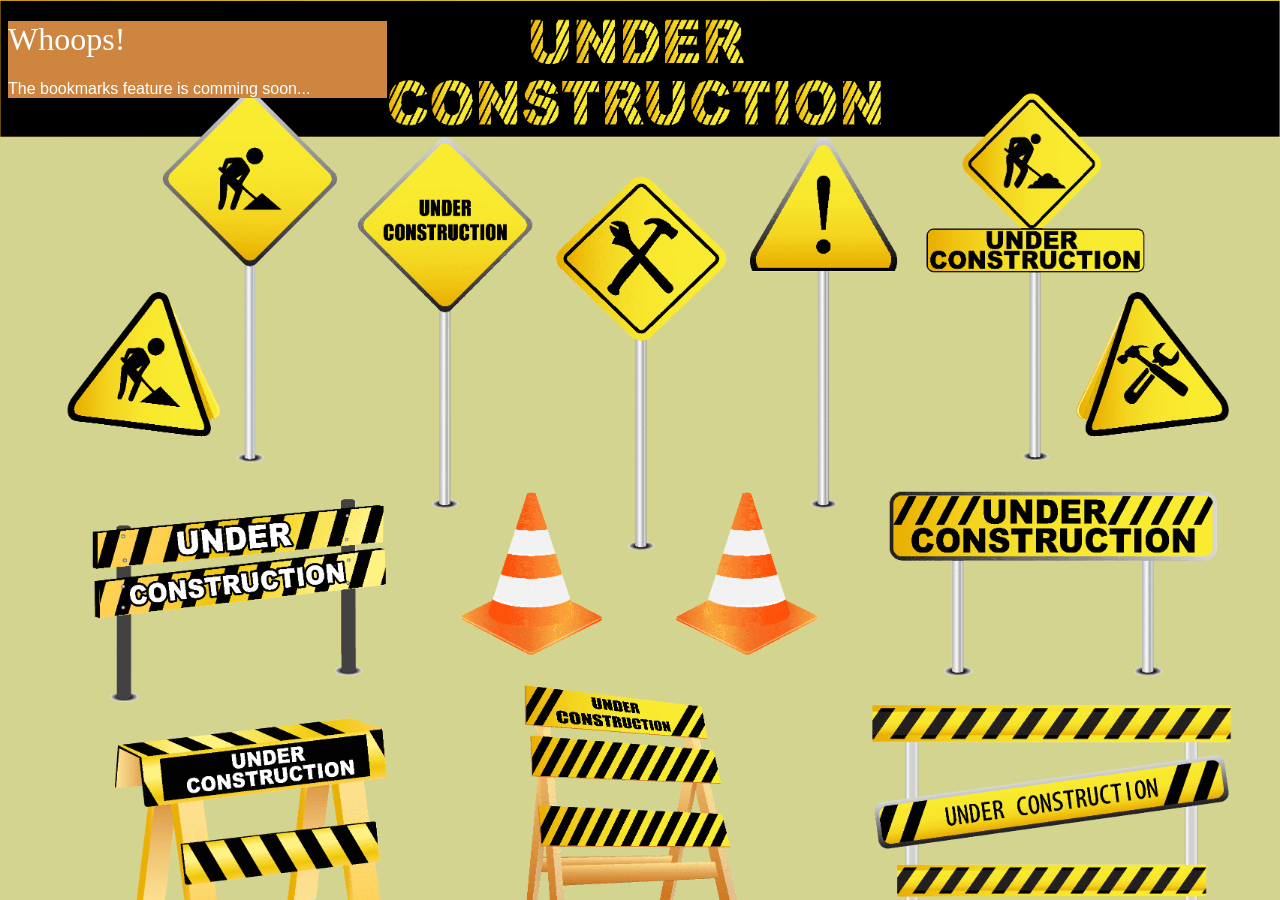
<file: bookmarks.html>
<!DOCTYPE html>
<html lang="en">
<head>
    <meta charset="UTF-8">
    <meta name="viewport" content="width=device-width, initial-scale=1.0">
    <title>Bookmarks | Mindsmith Cooksite</title>
    <link rel="shortcut icon" href="images/favicon.ico" type="image/x-icon">
    <link rel="stylesheet" href="general-style.css">
</head>
<body style="background-image: url('images/construction.png'); background-size: cover; color: white;">
    <div style="background-color: peru;width: 30%;">
        <h1>Whoops!</h1>
        <p>The bookmarks feature is comming soon...</p>
    </div>
</body>
</html>
</file>
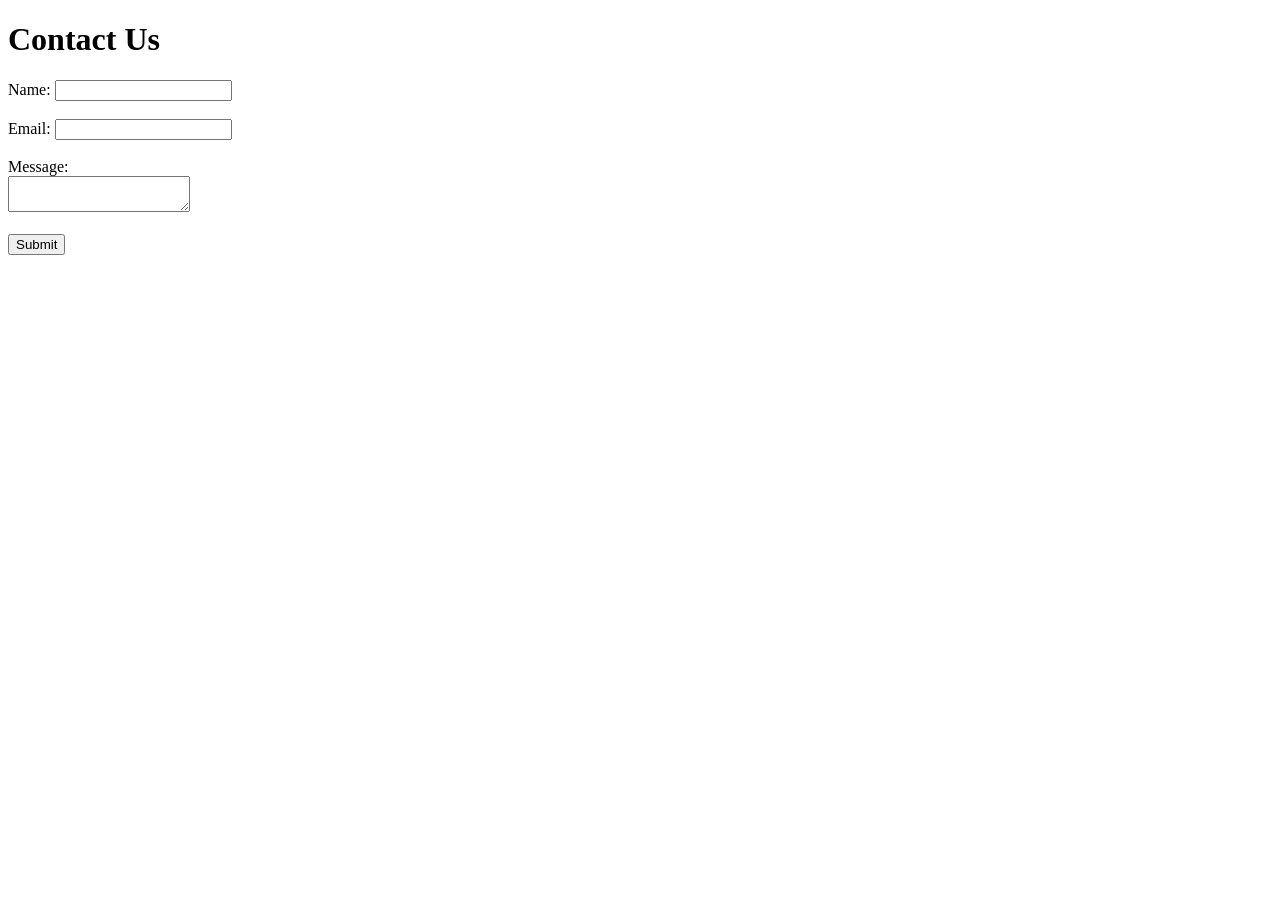
<file: contact-us.html>
<!DOCTYPE html>
<html lang="en">
<head>
    <meta charset="UTF-8">
    <meta name="viewport" content="width=device-width, initial-scale=1.0">
    <title>Document</title>
</head>
<body>
<h1>Contact Us</h1>
<div class="contact-us">
    <form>
        <label for="name">Name:</label>
        <input type="text" id="name" name="name" required><br><br>

        <label for="email">Email:</label>
        <input type="email" id="email" name="email" required><br><br>

        <label for="message">Message:</label><br>
        <textarea id="message" name="message"></textarea><br><br>

        <button type="submit">Submit</button>
    </form>
</div>
</body>
</html>
</file>
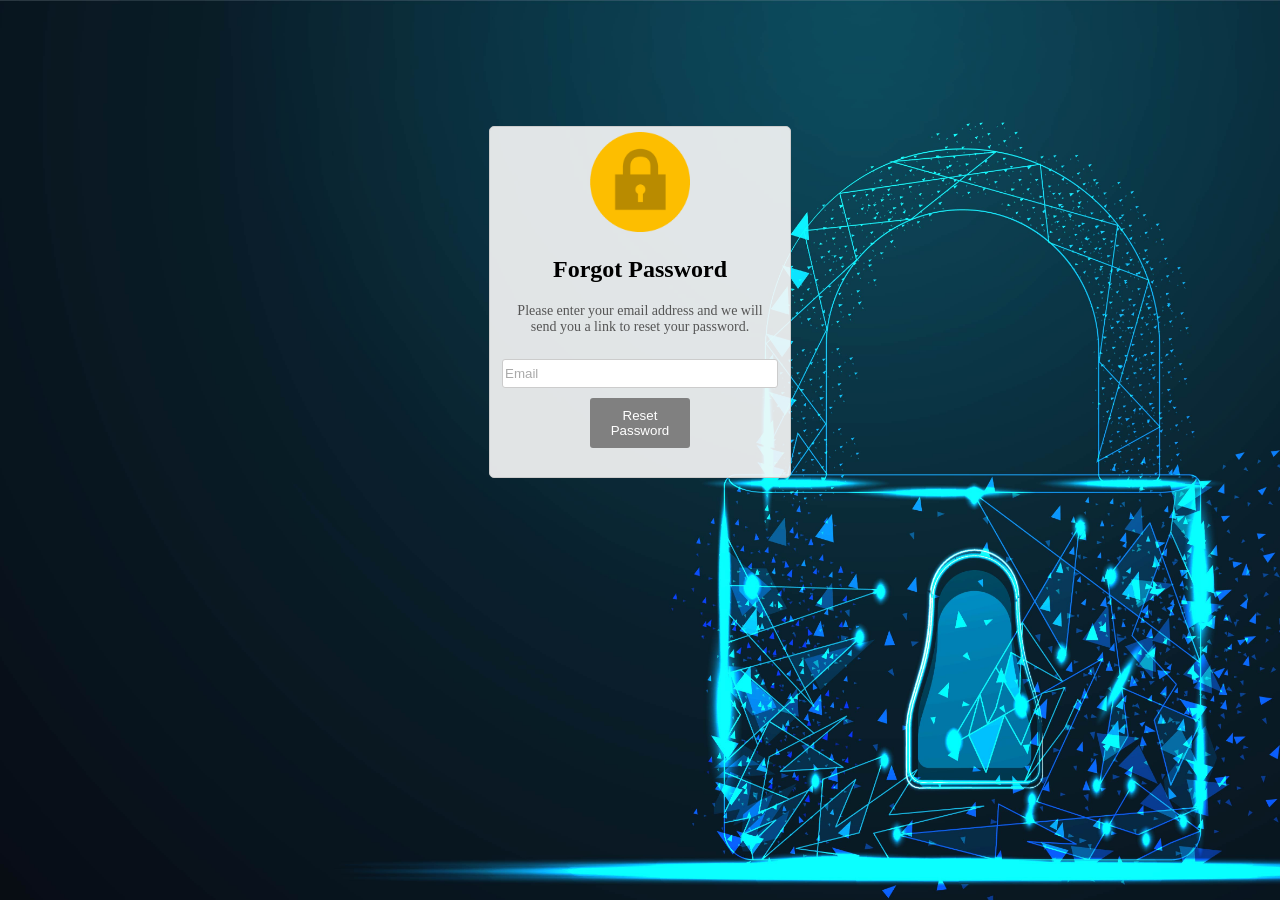
<file: forgot-password.html>
<!DOCTYPE html>
<html lang="en">
<head>
    <meta charset="UTF-8">
    <meta name="viewport" content="width=device-width, initial-scale=1.0">
    <title>Forgot Password</title>
    <link rel="stylesheet" href="forgot-password.css">
</head>
<body>
    <div class="login">
        <img src="images/forgot-password-icon-18360.png" alt="">
        <h2>Forgot Password</h2>
        <form>
            <p>Please enter your email address and we will send you a link to reset your password.</p>
            <input type="email" id="email" name="email" placeholder="Email" required>
            <button type="submit">Reset Password</button>
        </form>
    </div>
</body>
</html>
</file>
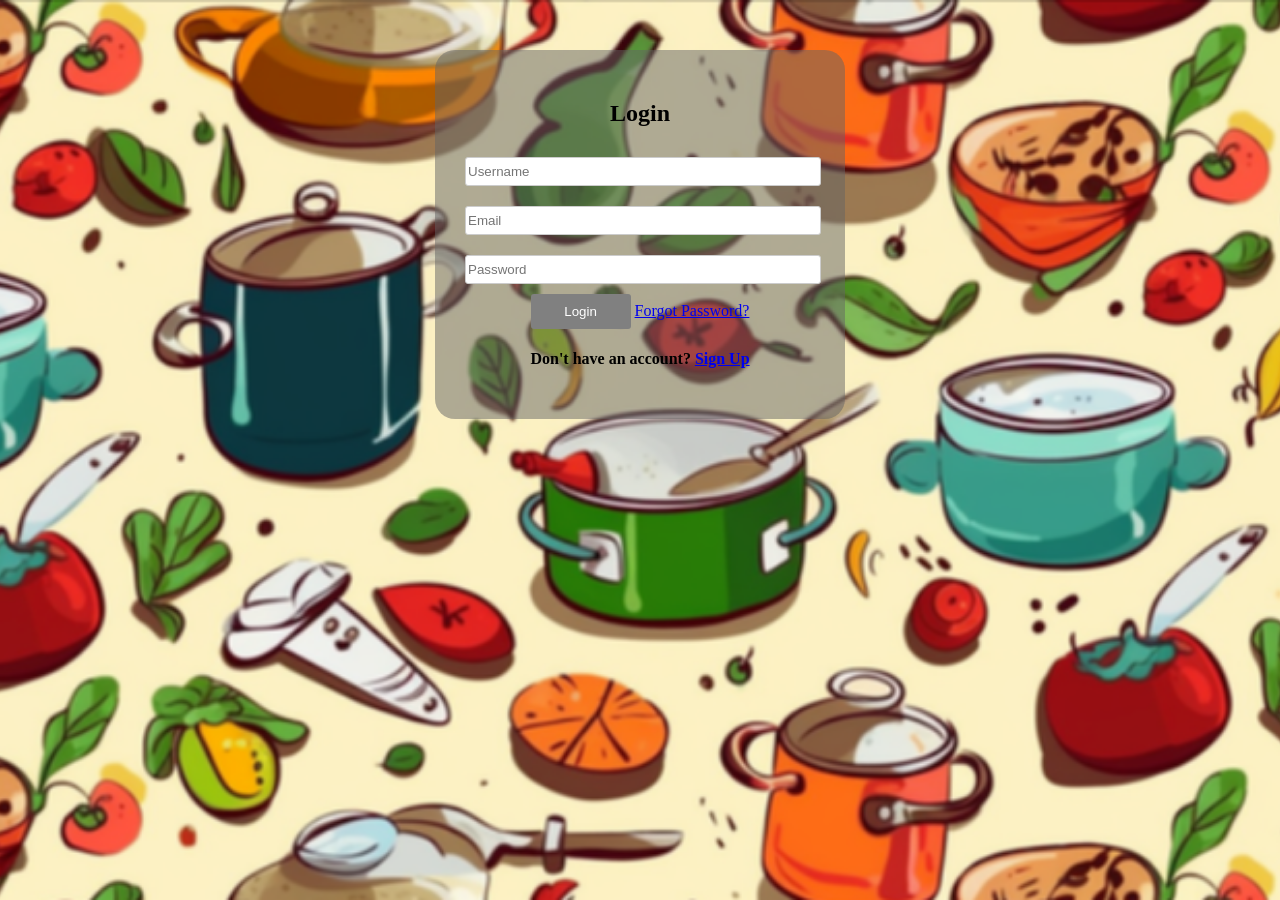
<file: login.html>
<!DOCTYPE html>
<html lang="en">
<head>
    <meta charset="UTF-8">
    <meta name="viewport" content="width=device-width, initial-scale=1.0">
    <title>Login</title>
    <link rel="stylesheet" href="login.css">
</head>
<body>
    <div class="login">
        <h2>Login</h2>
        <form>
            <input type="text" id="username" name="username" placeholder="Username"
            required>
            <input type="email" id="email" name="email" placeholder="Email" required>
            <input type="password" id="password" name="password" placeholder="Password" required>
            <button type="submit">Login</button>
            <a href="forgot-password.html">Forgot Password?</a>
            <h4>Don't have an account? <a href="sign-up.html">Sign Up</a></h4>
        </form>
    </div>
</body>
</html>
</file>
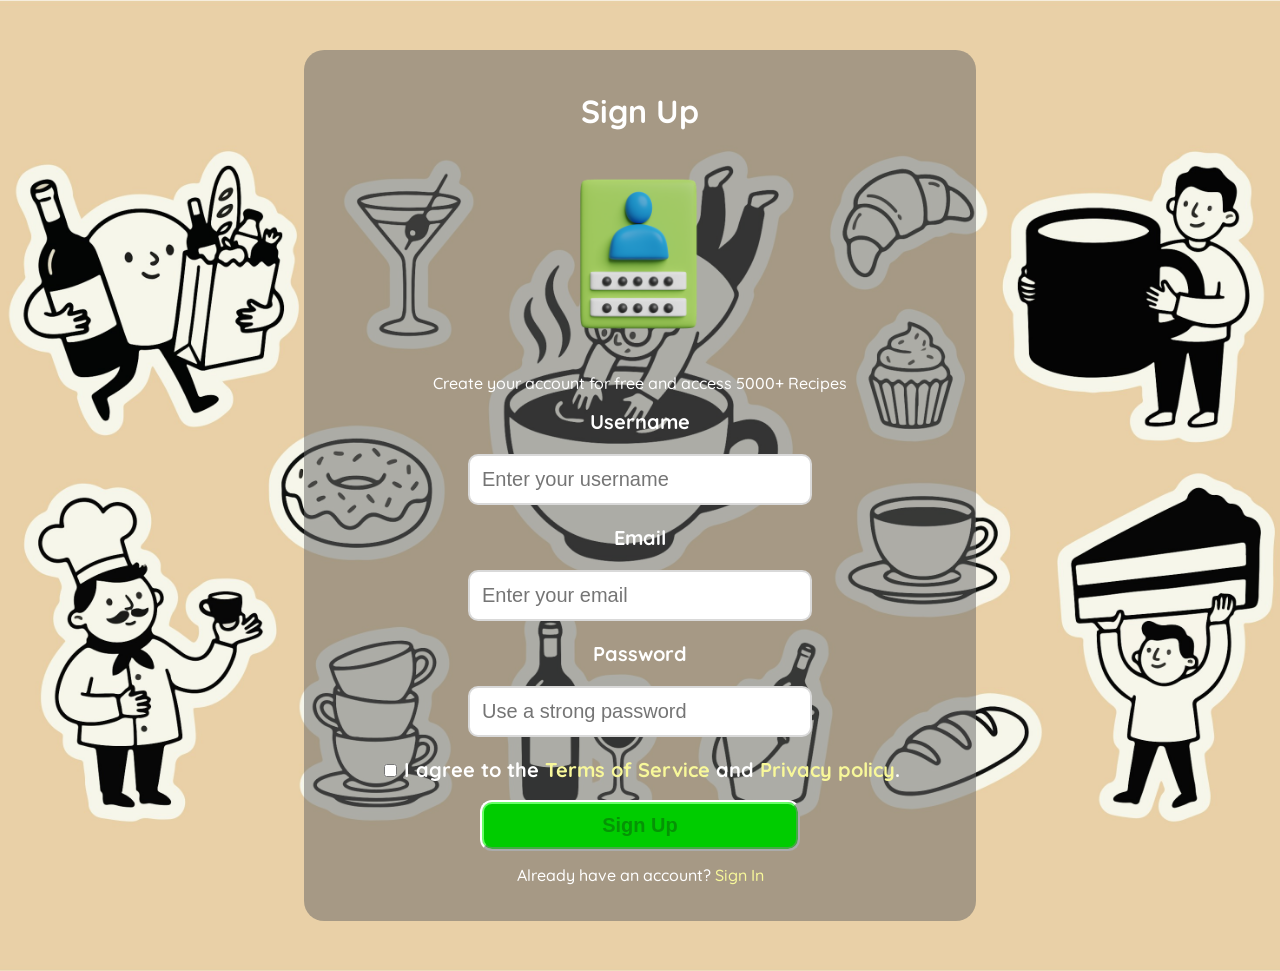
<file: sign-up.html>
<!DOCTYPE html>
<html lang="en">
<head>
    <meta charset="UTF-8">
    <meta name="viewport" content="width=device-width, initial-scale=1.0">
    <title>Sign Up | Mindsmith Cooksite</title>

    <!-- Google Fonts -->

    <link rel="preconnect" href="https://fonts.googleapis.com">
    <link rel="preconnect" href="https://fonts.gstatic.com" crossorigin>
    <link href="https://fonts.googleapis.com/css2?family=Quicksand:wght@300..700&display=swap" rel="stylesheet">
    <link rel="shortcut icon" href="images/sign-up-favicon.ico" type="image/x-icon">

    <!-- Stylesheet -->
     
    <link rel="stylesheet" href="sign-up.css">
</head>
<body>

        <div class="holder quicksand"> <!-- Quicksand font & Holder Style -->

                        
            <h1>Sign Up</h1>
            <img src="images/sign-up-logo.png" alt="Sign up image" width="200px" height="auto">
            <p>Create your account for free and access 5000+ Recipes</p>
        
            <form>

                <div class="main-form">

                        <label for="username">Username</label>
                        <input type="text" id="username" placeholder="Enter your username" required>

                    
                        <label for="email">Email</label>
                        <input type="email"id="email" placeholder="Enter your email" required>


                        <label for="password">Password</label>
                        <input type="password" id="password" placeholder="Use a strong password" required>

                </div>

                

                <input type="checkbox" id="term">
                <label for="term">I agree to the <a href="#">Terms of Service</a> and <a href="#">Privacy policy</a>.</label><br><br>

                <button disabled class="submit" title="Feature Unavailable">Sign Up</button>

                <p>Already have an account? <a href="#" class="Sign-In">Sign In</a></p>
                
            </form>

            <!-- A label outside a <form> is unusual but just to separate the checkboxes in this case -->


             

                <!-- <a class="submit" disabled title="disabled">Sign Up</a> -->


        </div>

    

</body>
</html>
</file>
<file: general-style.css>
/* This  styles.css contains things in general such as links, headings and other text so the 
layout is the same accross multiple pages */

/* LINKS */

/* Use the .n (meaning normal) class for links that are normal so it won't affect if you
are styling button links. Links without the class have no styling */
body {
    background-color: rgb(212, 212, 145);
}

.n {
    color: rgb(248, 248, 154);
    text-decoration: none;
    
}

.n:hover {
    color: rgb(232, 232, 8);
    text-decoration: underline;
}

.n:active {
    color: rgb(232, 177, 13);
    text-decoration: underline;
}

/* FONTS */

/* Headers and paragraphs are dedicated to specific fonts */

/* Quicksand for Paragraphs, Lists and link) */

span, a, p, ul, ol { 
  font-family: "Quicksand", sans-serif;
  font-optical-sizing: auto;
  font-weight: 500;
  font-style: normal;
}

/* edu-nsw-act-cursive for headings */

h1, h2, h3, h4, h5, h6 {
  font-family: "Edu NSW ACT Cursive", cursive;
  font-optical-sizing: auto;
  font-weight: 400;
  font-style: normal;
}

/* Toolbar */


.toolbar {
    text-align: right;
    background-color: rgba(200, 255, 200, 0.9);
    border-radius: 20px;
    width: 30%;
    padding: 5px;
    margin-left: auto;
}

.toolbar p {
  font-size: 20px;
}

.toolbar i {
    color: #00cc00;
    font-size: 30px;
    cursor: pointer;

    background-color: white;
    border-radius: 50%;
    padding: 5px;
}

.toolbar i:hover {
    color: #05df05;
}

.submit:active {
   color: #31b631;
}
</file>
<file: forgot-password.css>
body {
    background-image: url("images/poly_digital_06.jpg");
    background-size: cover;
    background-position: center;
    background-attachment: fixed;
}

.login{
    width: 300px;
    height: 350PX;
    margin: 10% auto;
    border: 1px solid #ccc;
    border-radius: 5px;
    background-color: rgba(249, 249, 249, 0.9);
    text-align: center;
}

input {
    width: 90%;
    height: 25px;
    margin: 10px 0;
    margin-left: 10px;
    margin-right: 10px;
    border: 1px solid #ccc;
    border-radius: 3px;
}

button{
    width: 100px;
    padding: 10px;
    background-color: gray;
    color: white;
    border: none;
    border-radius: 3px;
    cursor: pointer;
}

button:hover {
    background-color: #45a049;
}

p{
    font-size: 14px;
    color: #555;    
}

input::placeholder {
    color: #aaa;
    width: auto;
}

img {
    width: 100px;
    height: 100px;
    margin-top: 5px;
}

p {
    margin-top: 10px;
    margin-left: 20px;
    margin-right: 20px;
    color: #555;
}
</file>
<file: login.css>
body{
    background-image: url(images/loginbackground.png);
    background-size: cover;
    background-position: center;
    background-attachment: fixed;
}


.login{
    width: 350px;
    padding: 30px;
    margin: 50px auto;
    border-radius: 20px;
    background-color: rgba(100, 100, 100, 0.5);        
    text-align: center;
}

input {
    width: 100%;
    height: 25px;
    margin-left: 5px;
    margin-right: 5px;
    margin: 10px 0;
    border: 1px solid #ccc;
    border-radius: 3px;
}

button{
    width: 100px;
    padding: 10px;
    background-color: gray;
    color: white;
    border: none;
    border-radius: 3px;
    cursor: pointer;


}

button:hover {
    background-color: #45a049;
}

.forgot-password {
margin-top: 15px;
 justify-content: center;
display: flex;
}
</file>
<file: sign-up.css>
.quicksand {
  font-family: "Quicksand", sans-serif;
  font-optical-sizing: auto;
  font-weight: 500;
  font-style: normal;
}

body {
    background-image: url('images/sign-up-background.jpg');
    background-position: center;
    background-size: cover;
    background-repeat: no-repeat;
}

div.holder {
    margin: 50px auto;
    padding: 20px;
    color: white;   

    width: 50%;
    text-align: center;
    border-radius: 20px;
    background-color: rgba(100, 100, 100, 0.5);        
}

label, button {
    font-size: 20px;
    font-weight: 700;
}

/* The main-form class exists so as to prevent the checkbox from having block display */

.main-form label {
    display: block; 
}

.main-form input {
    border: 2px solid #d9d9d9;
    padding: 12px;
    font-size: 20px;
    border-radius: 10px;
    margin: 20px 0px;
    width: 50%;
}

/* The Submit button */

.submit {
    display: inline-block;
    background-color: #00cc00;
    padding: 10px;
    border: 2px outset  #66ff66;
    outline: 2px outset white;
    width: 50%;
    border-radius: 10px;
    font-weight: 600;
}

.submit:active {
    border: 2px inset  #66ff66;
    outline: 2px inset white;
}

/* Website Links */

a {
    color: rgb(248, 248, 154);
    text-decoration: none;
    
}

a:hover {
    color: rgb(232, 232, 8);
    text-decoration: underline;
}

a:active {
    color: rgb(232, 177, 13);
    text-decoration: underline;
}
</file>
